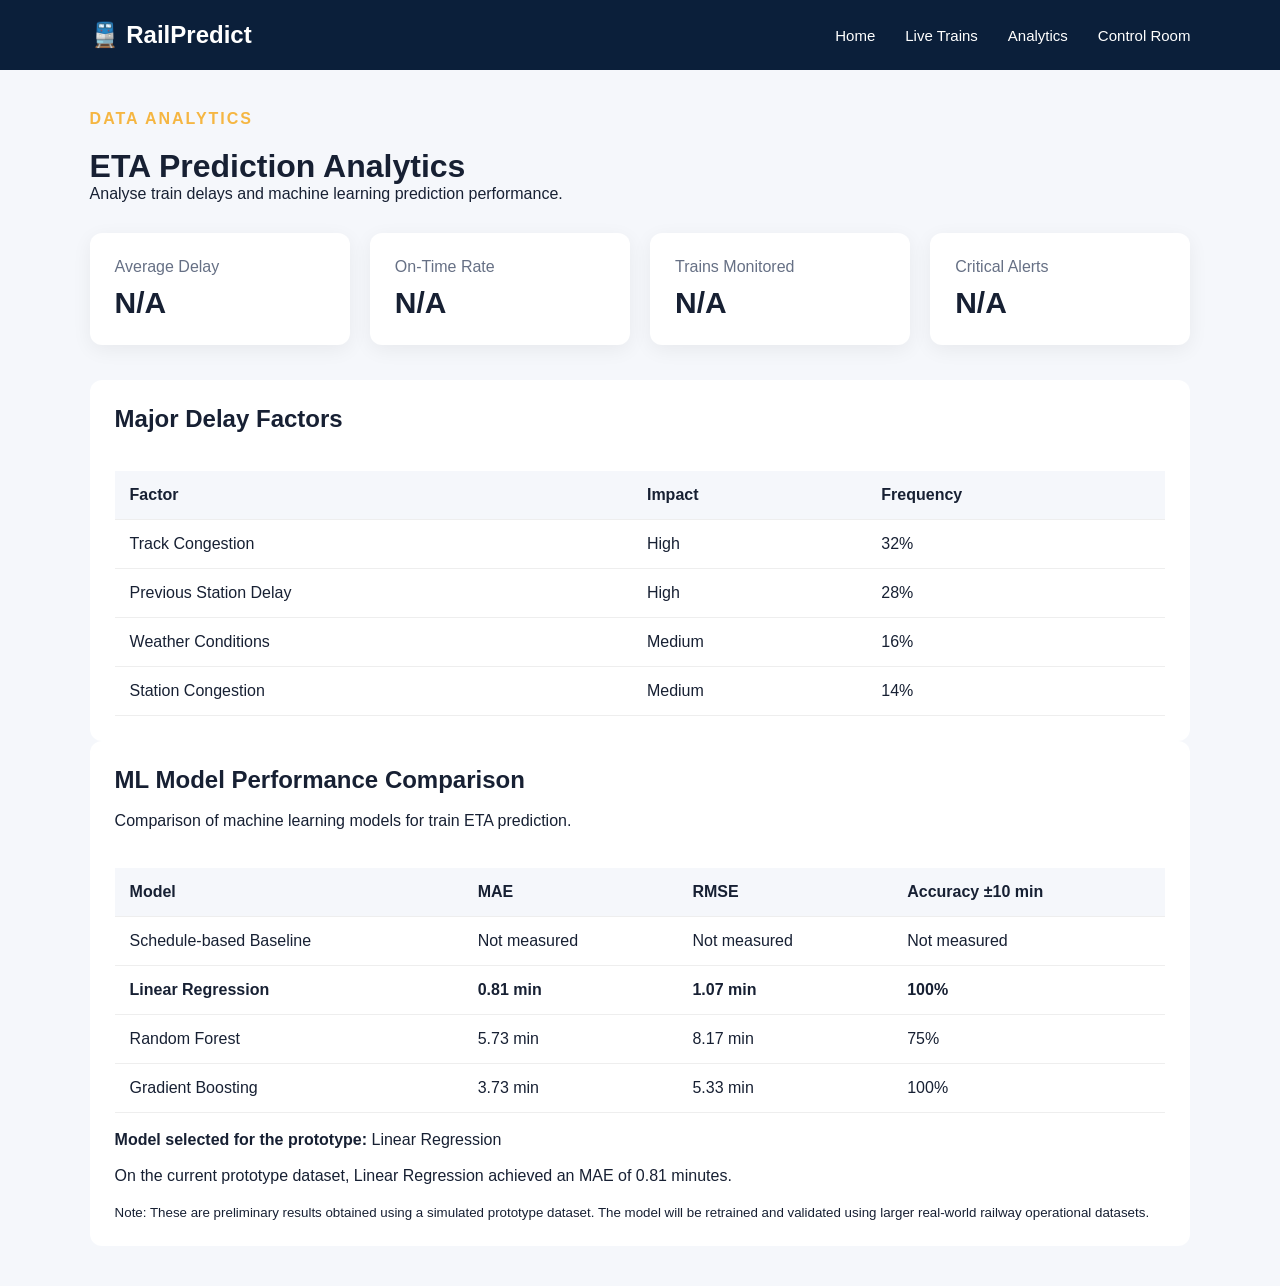
<file: frontend/analytics.html>
<!DOCTYPE html>
<html lang="en">

<head>

    <meta charset="UTF-8">

    <meta name="viewport"
          content="width=device-width, initial-scale=1.0">

    <title>Analytics | RailPredict</title>

    <link rel="stylesheet"
          href="style.css">

</head>


<body>


<nav class="navbar">

    <div class="logo">
        🚆 RailPredict
    </div>

    <div class="nav-links">

        <a href="index.html">
            Home
        </a>

        <a href="dashboard.html">
            Live Trains
        </a>

        <a href="analytics.html">
            Analytics
        </a>

        <a href="control-room.html">
            Control Room
        </a>

    </div>

</nav>


<div class="dashboard-container">


    <!-- PAGE TITLE -->

    <div class="page-title">

        <p class="tag">
            DATA ANALYTICS
        </p>

        <h1>
            ETA Prediction Analytics
        </h1>

        <p>
            Analyse train delays and machine learning prediction performance.
        </p>

    </div>



    <!-- DASHBOARD STATISTICS -->

    <div class="dashboard-cards">


        <div class="dashboard-card">

            <p>
                Average Delay
            </p>

            <h3 id="averageDelay">
                Loading...
            </h3>

        </div>


        <div class="dashboard-card">

            <p>
                On-Time Rate
            </p>

            <h3 id="onTimeRate">
                Loading...
            </h3>

        </div>


        <div class="dashboard-card">

            <p>
                Trains Monitored
            </p>

            <h3 id="trainsMonitored">
                Loading...
            </h3>

        </div>


        <div class="dashboard-card">

            <p>
                Critical Alerts
            </p>

            <h3 id="criticalAlerts">
                Loading...
            </h3>

        </div>


    </div>



    <!-- MAJOR DELAY FACTORS -->

    <div class="train-table-container">

        <h2>
            Major Delay Factors
        </h2>

        <br>


        <table class="train-table">

            <thead>

                <tr>

                    <th>
                        Factor
                    </th>

                    <th>
                        Impact
                    </th>

                    <th>
                        Frequency
                    </th>

                </tr>

            </thead>


            <tbody>

                <tr>

                    <td>
                        Track Congestion
                    </td>

                    <td>
                        High
                    </td>

                    <td>
                        32%
                    </td>

                </tr>


                <tr>

                    <td>
                        Previous Station Delay
                    </td>

                    <td>
                        High
                    </td>

                    <td>
                        28%
                    </td>

                </tr>


                <tr>

                    <td>
                        Weather Conditions
                    </td>

                    <td>
                        Medium
                    </td>

                    <td>
                        16%
                    </td>

                </tr>


                <tr>

                    <td>
                        Station Congestion
                    </td>

                    <td>
                        Medium
                    </td>

                    <td>
                        14%
                    </td>

                </tr>

            </tbody>

        </table>

    </div>



    <!-- ML MODEL PERFORMANCE -->

    <div class="train-table-container">

        <h2>
            ML Model Performance Comparison
        </h2>

        <br>

        <p>
            Comparison of machine learning models for train ETA prediction.
        </p>

        <br>


        <table class="train-table">

            <thead>

                <tr>

                    <th>
                        Model
                    </th>

                    <th>
                        MAE
                    </th>

                    <th>
                        RMSE
                    </th>

                    <th>
                        Accuracy ±10 min
                    </th>

                </tr>

            </thead>


            <tbody>


                <tr>

                    <td>
                        Schedule-based Baseline
                    </td>

                    <td>
                        Not measured
                    </td>

                    <td>
                        Not measured
                    </td>

                    <td>
                        Not measured
                    </td>

                </tr>


                <tr>

                    <td>
                        <strong>
                            Linear Regression
                        </strong>
                    </td>

                    <td>
                        <strong>
                            0.81 min
                        </strong>
                    </td>

                    <td>
                        <strong>
                            1.07 min
                        </strong>
                    </td>

                    <td>
                        <strong>
                            100%
                        </strong>
                    </td>

                </tr>


                <tr>

                    <td>
                        Random Forest
                    </td>

                    <td>
                        5.73 min
                    </td>

                    <td>
                        8.17 min
                    </td>

                    <td>
                        75%
                    </td>

                </tr>


                <tr>

                    <td>
                        Gradient Boosting
                    </td>

                    <td>
                        3.73 min
                    </td>

                    <td>
                        5.33 min
                    </td>

                    <td>
                        100%
                    </td>

                </tr>


            </tbody>

        </table>


        <br>


        <p>

            <strong>
                Model selected for the prototype:
            </strong>

            Linear Regression

        </p>


        <br>


        <p>

            On the current prototype dataset,
            Linear Regression achieved an MAE of
            0.81 minutes.

        </p>


        <br>


        <p>

            <small>

                Note: These are preliminary results obtained
                using a simulated prototype dataset.
                The model will be retrained and validated
                using larger real-world railway operational
                datasets.

            </small>

        </p>

    </div>


</div>



<script src="analytics.js"></script>


</body>

</html>
</file>
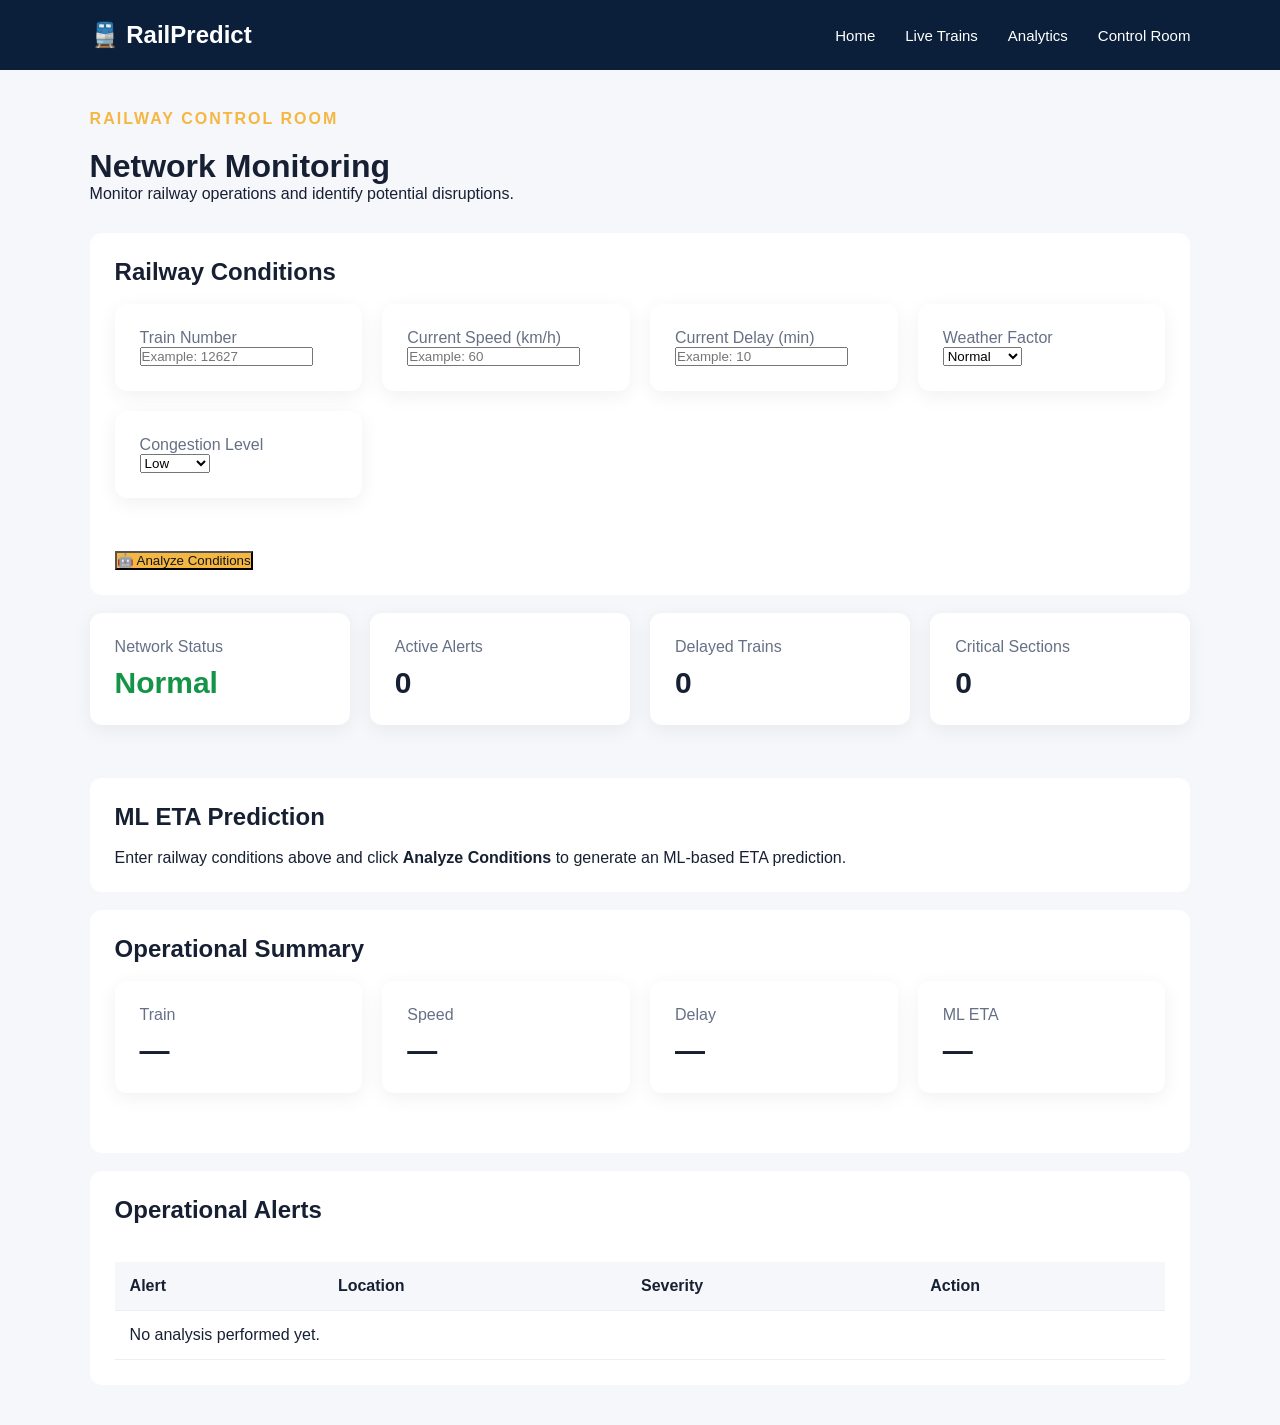
<file: frontend/control-room.html>
<!DOCTYPE html>
<html lang="en">

<head>

    <meta charset="UTF-8">

    <meta name="viewport"
          content="width=device-width, initial-scale=1.0">

    <title>Control Room | RailPredict</title>

    <link rel="stylesheet"
          href="style.css">

</head>

<body>

<!-- ================= NAVBAR ================= -->

<nav class="navbar">

    <div class="logo">
        🚆 RailPredict
    </div>

    <div class="nav-links">

        <a href="index.html">
            Home
        </a>

        <a href="dashboard.html">
            Live Trains
        </a>

        <a href="analytics.html">
            Analytics
        </a>

        <a href="control-room.html">
            Control Room
        </a>

    </div>

</nav>


<!-- ================= MAIN CONTAINER ================= -->

<div class="dashboard-container">


    <!-- ================= PAGE TITLE ================= -->

    <div class="page-title">

        <p class="tag">
            RAILWAY CONTROL ROOM
        </p>

        <h1>
            Network Monitoring
        </h1>

        <p>
            Monitor railway operations and identify potential disruptions.
        </p>

    </div>


    <!-- ================= CONTROL INPUTS ================= -->

    <div class="train-table-container">

        <h2>
            Railway Conditions
        </h2>

        <br>

        <div class="dashboard-cards">

            <!-- Train Number -->

            <div class="dashboard-card">

                <p>
                    Train Number
                </p>

                <input
                    type="text"
                    id="controlTrainNumber"
                    placeholder="Example: 12627"
                >

            </div>


            <!-- Speed -->

            <div class="dashboard-card">

                <p>
                    Current Speed (km/h)
                </p>

                <input
                    type="number"
                    id="controlSpeed"
                    placeholder="Example: 60"
                    min="1"
                >

            </div>


            <!-- Delay -->

            <div class="dashboard-card">

                <p>
                    Current Delay (min)
                </p>

                <input
                    type="number"
                    id="controlDelay"
                    placeholder="Example: 10"
                    min="0"
                >

            </div>


            <!-- Weather -->

            <div class="dashboard-card">

                <p>
                    Weather Factor
                </p>

                <select id="controlWeather">

                    <option value="0">
                        Normal
                    </option>

                    <option value="1">
                        Moderate
                    </option>

                    <option value="2">
                        Severe
                    </option>

                </select>

            </div>


            <!-- Congestion -->

            <div class="dashboard-card">

                <p>
                    Congestion Level
                </p>

                <select id="controlCongestion">

                    <option value="1">
                        Low
                    </option>

                    <option value="2">
                        Medium
                    </option>

                    <option value="3">
                        High
                    </option>

                </select>

            </div>

        </div>


        <br>


        <!-- ANALYZE BUTTON -->

        <button
            onclick="analyzeConditions()"
            class="primary-btn">

            🤖 Analyze Conditions

        </button>

    </div>


    <br>


    <!-- ================= NETWORK STATISTICS ================= -->

    <div class="dashboard-cards">


        <!-- Network Status -->

        <div class="dashboard-card">

            <p>
                Network Status
            </p>

            <h3
                id="networkStatus"
                class="green">

                Normal

            </h3>

        </div>


        <!-- Active Alerts -->

        <div class="dashboard-card">

            <p>
                Active Alerts
            </p>

            <h3 id="activeAlerts">
                0
            </h3>

        </div>


        <!-- Delayed Trains -->

        <div class="dashboard-card">

            <p>
                Delayed Trains
            </p>

            <h3 id="delayedTrains">
                0
            </h3>

        </div>


        <!-- Critical Sections -->

        <div class="dashboard-card">

            <p>
                Critical Sections
            </p>

            <h3 id="criticalSections">
                0
            </h3>

        </div>

    </div>


    <br>


    <!-- ================= ML ETA PREDICTION ================= -->

    <div class="train-table-container">

        <h2>
            ML ETA Prediction
        </h2>

        <br>

        <div id="controlAnalysis">

            <p>
                Enter railway conditions above and click
                <strong>Analyze Conditions</strong>
                to generate an ML-based ETA prediction.
            </p>

        </div>

    </div>


    <br>


    <!-- ================= OPERATIONAL SUMMARY ================= -->

    <div class="train-table-container">

        <h2>
            Operational Summary
        </h2>

        <br>

        <div class="dashboard-cards">


            <div class="dashboard-card">

                <p>
                    Train
                </p>

                <h3 id="summaryTrain">
                    —
                </h3>

            </div>


            <div class="dashboard-card">

                <p>
                    Speed
                </p>

                <h3 id="summarySpeed">
                    —
                </h3>

            </div>


            <div class="dashboard-card">

                <p>
                    Delay
                </p>

                <h3 id="summaryDelay">
                    —
                </h3>

            </div>


            <div class="dashboard-card">

                <p>
                    ML ETA
                </p>

                <h3 id="summaryETA">
                    —
                </h3>

            </div>

        </div>

    </div>


    <br>


    <!-- ================= OPERATIONAL ALERTS ================= -->

    <div class="train-table-container">

        <h2>
            Operational Alerts
        </h2>

        <br>

        <table class="train-table">

            <thead>

                <tr>

                    <th>
                        Alert
                    </th>

                    <th>
                        Location
                    </th>

                    <th>
                        Severity
                    </th>

                    <th>
                        Action
                    </th>

                </tr>

            </thead>


            <tbody id="alertTableBody">

                <tr>

                    <td colspan="4">

                        No analysis performed yet.

                    </td>

                </tr>

            </tbody>

        </table>

    </div>


</div>


<!-- ================= JAVASCRIPT ================= -->

<script src="control-room.js"></script>


</body>

</html>
</file>
<file: frontend/style.css>
* {
    margin: 0;
    padding: 0;
    box-sizing: border-box;
}

body {
    font-family: Arial, sans-serif;
    background: #f5f7fb;
    color: #172033;
}


/* =========================
   NAVBAR
========================= */

.navbar {
    height: 70px;
    background: #0b1f3a;

    display: flex;
    align-items: center;
    justify-content: space-between;

    padding: 0 7%;

    color: white;
}

.logo {
    font-size: 24px;
    font-weight: bold;
}

.nav-links {
    display: flex;
    gap: 30px;
}

.nav-links a {
    color: white;
    text-decoration: none;
    font-size: 15px;
}

.nav-links a:hover {
    color: #f5b642;
}


/* =========================
   HERO
========================= */

.hero {
    min-height: 600px;

    display: flex;
    align-items: center;
    justify-content: space-between;

    padding: 80px 8%;

    background:
        linear-gradient(
            135deg,
            #081b33,
            #12345a
        );

    color: white;
}

.hero-content {
    width: 55%;
}

.tag {
    color: #f5b642;
    font-weight: bold;
    letter-spacing: 2px;
    margin-bottom: 20px;
}

.hero h1 {
    font-size: 55px;
    line-height: 1.1;
    margin-bottom: 25px;
}

.hero h1 span {
    color: #f5b642;
}

.hero-description {
    font-size: 18px;
    line-height: 1.7;
    max-width: 650px;

    color: #d9e2ee;
}


/* BUTTONS */

.hero-buttons {
    margin-top: 35px;

    display: flex;
    gap: 15px;
}

.btn {
    padding: 14px 25px;

    border-radius: 8px;

    text-decoration: none;

    font-weight: bold;
}

.primary-btn {
    background: #f5b642;
    color: #101820;
}

.secondary-btn {
    border: 1px solid white;
    color: white;
}


/* HERO CARD */

.hero-card {
    width: 350px;

    background: white;
    color: #172033;

    padding: 35px;

    border-radius: 15px;

    box-shadow: 0 15px 40px rgba(0,0,0,0.25);
}

.train-icon {
    font-size: 55px;
    margin-bottom: 15px;
}

.hero-card h3 {
    font-size: 24px;
    margin-bottom: 10px;
}

.hero-card p {
    color: #667085;
    line-height: 1.6;
}

.prediction {
    margin-top: 25px;

    display: flex;
    justify-content: space-between;

    padding-top: 20px;

    border-top: 1px solid #ddd;
}

.prediction div {
    display: flex;
    flex-direction: column;
    gap: 5px;
}

.prediction small {
    color: #777;
}

.green {
    color: #159447;
}


/* =========================
   SECTIONS
========================= */

.section {
    padding: 80px 8%;
    text-align: center;
}

.section h2 {
    font-size: 35px;
    margin-bottom: 15px;
    color: white !important;
}

.section-description {
    color: #667085;
    margin-bottom: 45px;
}


/* FEATURES */

.feature-grid {
    display: grid;

    grid-template-columns:
        repeat(4, 1fr);

    gap: 25px;
}

.feature-card {
    background: white;

    padding: 30px;

    border-radius: 12px;

    box-shadow:
        0 5px 20px rgba(0,0,0,0.06);

    transition: 0.3s;
}

.feature-card:hover {
    transform: translateY(-5px);
}

.feature-icon {
    font-size: 40px;
    margin-bottom: 15px;
}

.feature-card h3 {
    margin-bottom: 12px;
}

.feature-card p {
    color: #667085;
    line-height: 1.6;
}


/* =========================
   STATS
========================= */

.stats-section {
    background: #0b1f3a;

    color: white;

    display: grid;

    grid-template-columns:
        repeat(4, 1fr);

    text-align: center;

    padding: 55px 8%;
}

.stat h2 {
    color: #f5b642;
    font-size: 35px;
    margin-bottom: 8px;
}


/* =========================
   FOOTER
========================= */

footer {
    background: #061426;

    color: #aeb9c8;

    text-align: center;

    padding: 25px;
}


/* =========================
   DASHBOARD
========================= */

.dashboard-container {
    padding: 40px 7%;
}

.page-title {
    margin-bottom: 30px;
}

.dashboard-cards {
    display: grid;

    grid-template-columns:
        repeat(4, 1fr);

    gap: 20px;

    margin-bottom: 35px;
}

.dashboard-card {
    background: white;

    padding: 25px;

    border-radius: 12px;

    box-shadow:
        0 5px 20px rgba(0,0,0,0.06);
}

.dashboard-card h3 {
    font-size: 30px;

    margin-top: 10px;
}

.dashboard-card p {
    color: #667085;
}


/* TRAIN TABLE */

.train-table-container {
    background: white;

    padding: 25px;

    border-radius: 12px;

    overflow-x: auto;
}

.train-table {
    width: 100%;

    border-collapse: collapse;

    margin-top: 20px;
}

.train-table th,
.train-table td {
    padding: 15px;

    text-align: left;

    border-bottom: 1px solid #eee;
}

.train-table th {
    background: #f5f7fb;
}

.status {
    padding: 6px 12px;

    border-radius: 20px;

    font-size: 12px;

    font-weight: bold;
}

.on-time {
    background: #dff7e7;
    color: #138a3d;
}

.delayed {
    background: #ffe5e5;
    color: #d22f2f;
}

.warning {
    background: #fff1cf;
    color: #a16b00;
}


/* SEARCH */

.search-box {
    width: 100%;

    padding: 14px;

    border: 1px solid #ddd;

    border-radius: 8px;

    margin-bottom: 25px;

    font-size: 16px;
}


/* RESPONSIVE */

@media(max-width: 900px) {

    .hero {
        flex-direction: column;
        gap: 50px;
    }

    .hero-content {
        width: 100%;
    }

    .feature-grid {
        grid-template-columns: repeat(2, 1fr);
    }

    .dashboard-cards {
        grid-template-columns: repeat(2, 1fr);
    }

}

@media(max-width: 600px) {

    .nav-links {
        display: none;
    }

    .hero h1 {
        font-size: 40px;
    }

    .hero-card {
        width: 100%;
    }

    .feature-grid {
        grid-template-columns: 1fr;
    }

    .dashboard-cards {
        grid-template-columns: 1fr;
    }

    .stats-section {
        grid-template-columns: 1fr 1fr;
        gap: 30px;
    }

}
</file>
